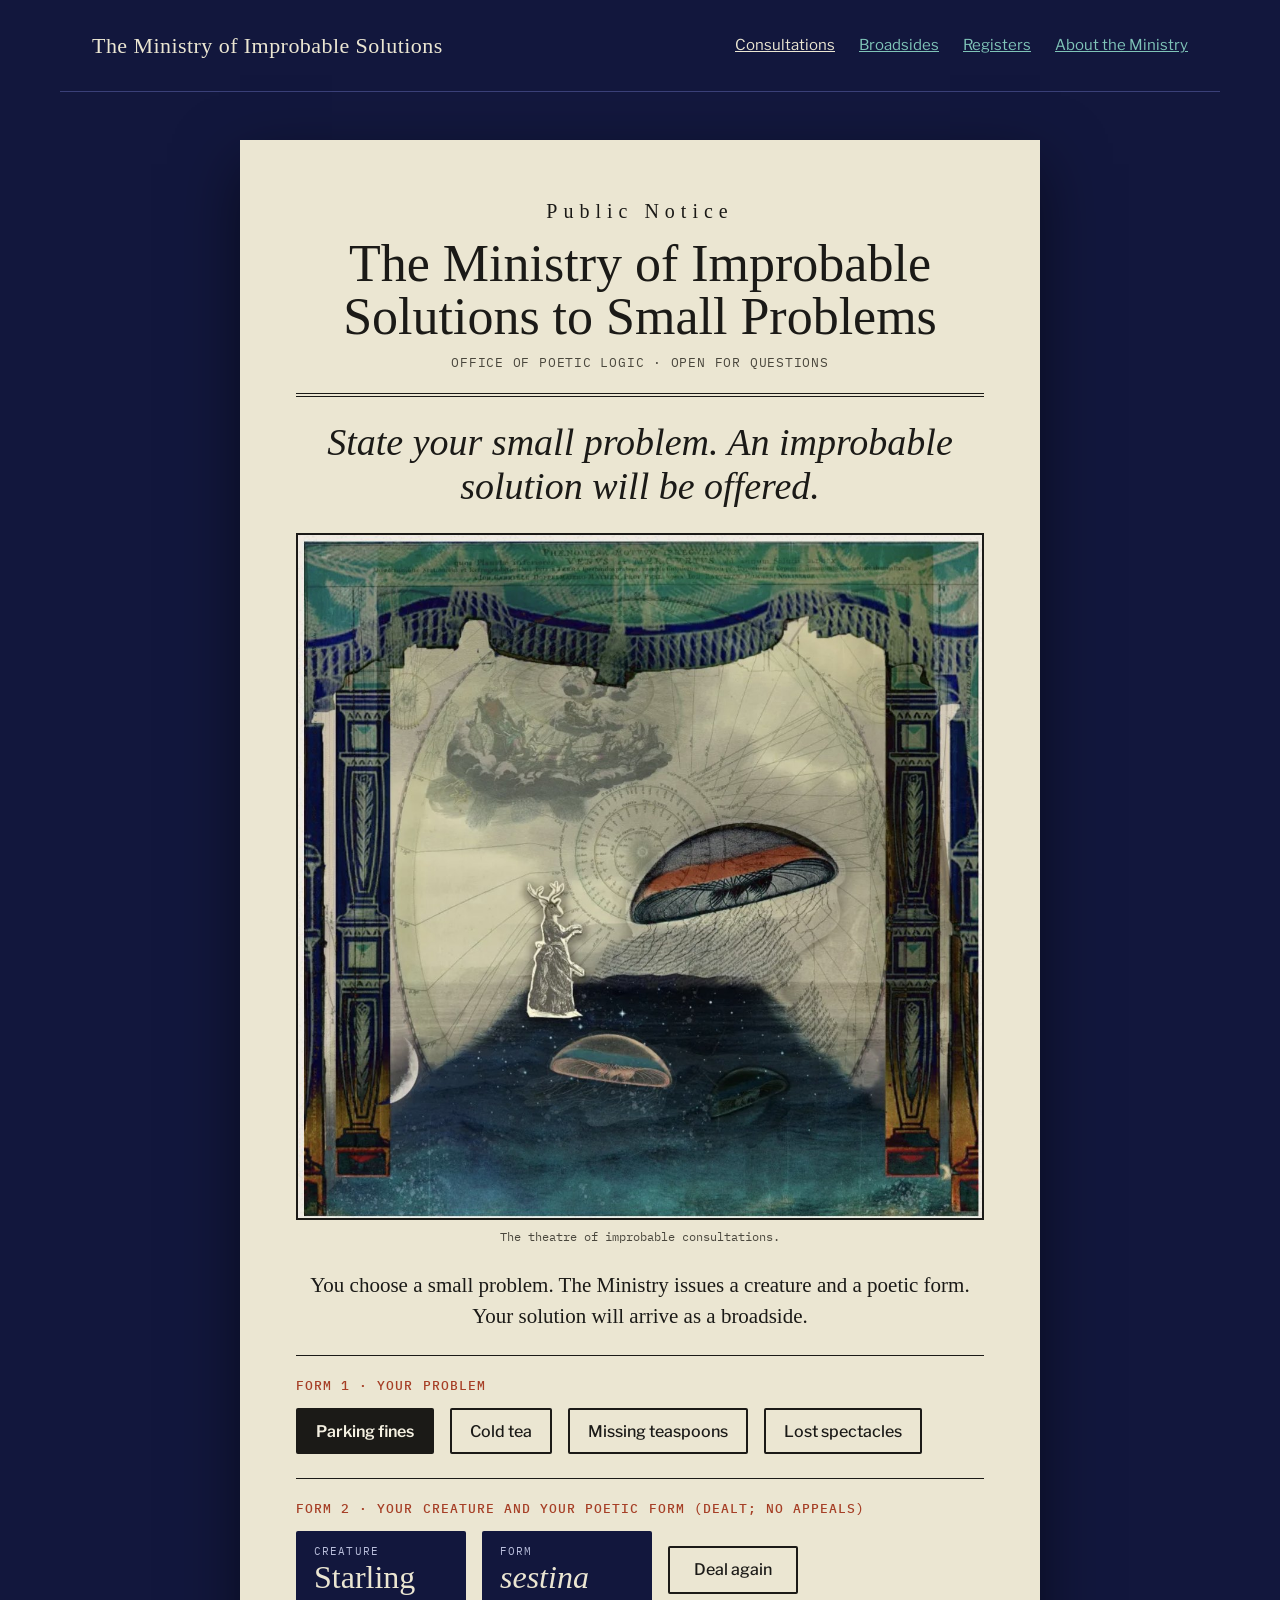
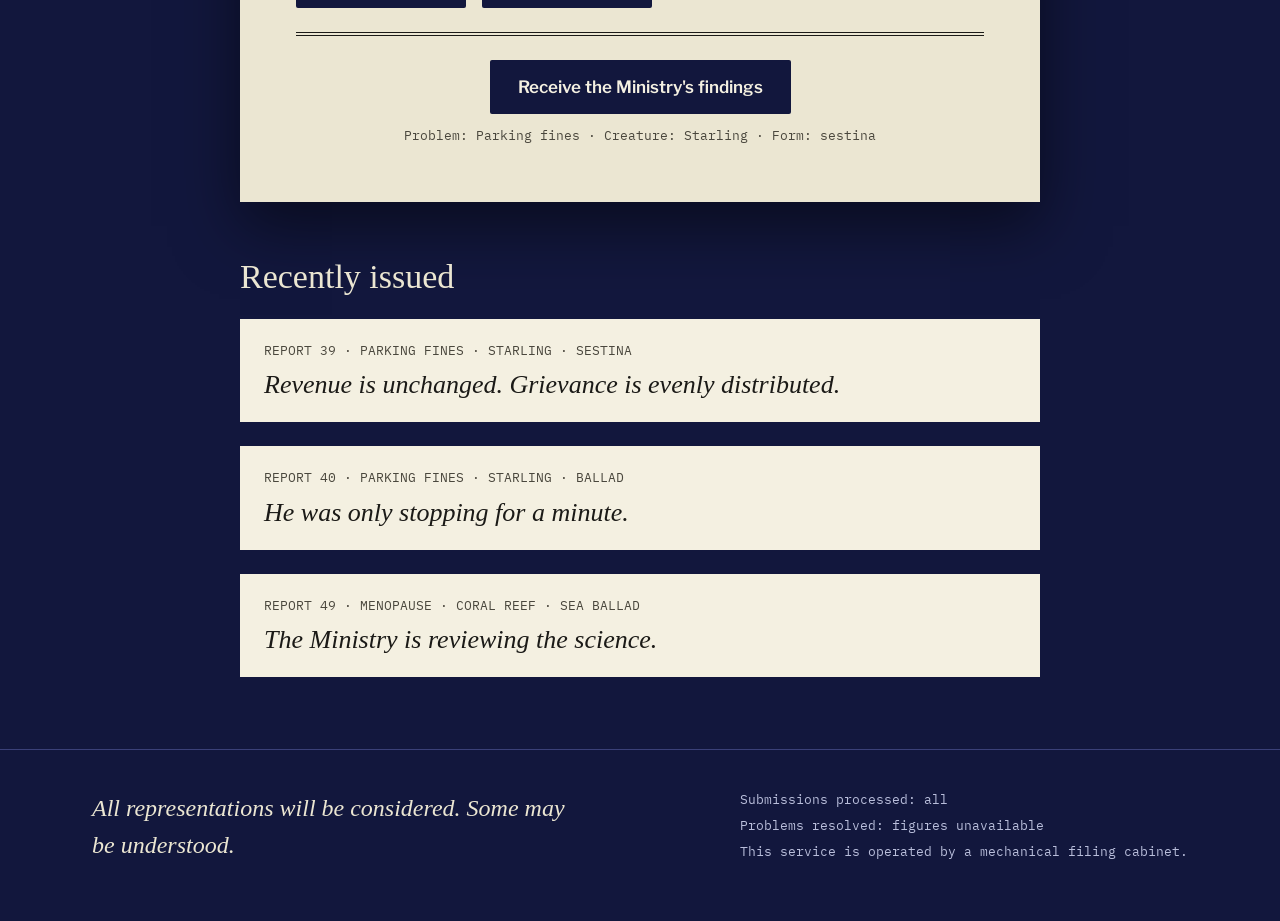
<file: index.html>
<!doctype html>
<html lang="en">
<head>
<meta charset="utf-8">
<meta name="viewport" content="width=device-width, initial-scale=1">
<title>The Ministry of Improbable Solutions to Small Problems</title>
<meta name="description" content="State your inconvenience. A creature and a poetic form will be dealt.">
<link rel="preconnect" href="https://fonts.googleapis.com">
<link rel="preconnect" href="https://fonts.gstatic.com" crossorigin>
<link href="https://fonts.googleapis.com/css2?family=IM+Fell+English:ital@0;1&family=IM+Fell+English+SC&family=Libre+Franklin:wght@400;500;600&family=IBM+Plex+Mono:wght@400;500&display=swap" rel="stylesheet">
<link rel="stylesheet" href="styles.css">
</head>
<body>
<a class="skip-link" href="#main">Skip to the consultation</a>

<header class="site-header">
  <a class="site-name" href="index.html">The Ministry of Improbable Solutions</a>
  <nav class="site-nav" aria-label="Main">
    <a href="index.html" aria-current="page">Consultations</a>
    <a href="broadside.html">Broadsides</a>
    <a href="broadside.html#register">Registers</a>
    <a href="#about">About the Ministry</a>
  </nav>
</header>

<main id="main" class="page">

  <article class="sheet">
    <div class="masthead">
      <div class="masthead-order">Public Notice</div>
      <div class="masthead-name">The Ministry of Improbable Solutions to Small Problems</div>
      <div class="masthead-ref">Office of Poetic Logic · open for questions</div>
    </div>

    <h1 class="sheet-title">State your small problem. An improbable solution will be offered.</h1>

    <figure class="plate">
      <div class="plate-frame">
        <img src="images/theatre.jpg" width="1156" height="1154" alt="Collaged paper theatre: blue and green proscenium columns frame an astronomical chart, a deer-headed figure in a Victorian dress, and jellyfish drifting over a dark sea.">
      </div>
      <figcaption>The theatre of improbable consultations.</figcaption>
    </figure>

    <p id="about" class="sheet-lede">You choose a small problem. The Ministry issues a creature and a poetic form. Your solution will arrive as a broadside.</p>

    <div class="sheet-form">
      <h2 class="form-heading">Form 1 · Your problem</h2>
      <div class="row" id="problems">
        <button type="button" class="choice" aria-pressed="true">Parking fines</button>
        <button type="button" class="choice" aria-pressed="false">Cold tea</button>
        <button type="button" class="choice" aria-pressed="false">Missing teaspoons</button>
        <button type="button" class="choice" aria-pressed="false">Lost spectacles</button>
      </div>
    </div>

    <div class="sheet-form">
      <h2 class="form-heading">Form 2 · Your creature and your poetic form (dealt; no appeals)</h2>
      <div class="row" aria-live="polite">
        <div class="dealt-card">
          <div class="card-label">Creature</div>
          <div class="card-value" data-creature>Starling</div>
        </div>
        <div class="dealt-card">
          <div class="card-label">Form</div>
          <div class="card-value form" data-form>sestina</div>
        </div>
        <button type="button" class="btn btn-outline" id="deal">Deal again</button>
      </div>
    </div>

    <div class="sheet-action">
      <a class="cta" href="broadside.html">Receive the Ministry's findings</a>
      <p class="summary">Problem: <span data-problem>Parking fines</span> · Creature: <span data-creature>Starling</span> · Form: <span data-form>sestina</span></p>
    </div>
  </article>

  <section class="column" aria-labelledby="issued-title">
    <h2 class="section-title" id="issued-title">Recently issued</h2>
    <a class="issued" href="broadside.html">
      <span class="issued-ref">REPORT 39 · PARKING FINES · STARLING · SESTINA</span>
      <span class="issued-line">Revenue is unchanged. Grievance is evenly distributed.</span>
    </a>
    <a class="issued" href="report-40.html">
      <span class="issued-ref">REPORT 40 · PARKING FINES · STARLING · BALLAD</span>
      <span class="issued-line">He was only stopping for a minute.</span>
    </a>
    <a class="issued" href="broadside.html">
      <span class="issued-ref">REPORT 49 · MENOPAUSE · CORAL REEF · SEA BALLAD</span>
      <span class="issued-line">The Ministry is reviewing the science.</span>
    </a>
  </section>
</main>

<footer class="site-footer">
  <div class="site-footer-inner">
    <p class="motto">All representations will be considered. Some may be understood.</p>
    <div class="footer-status">
      <span>Submissions processed: all</span>
      <span>Problems resolved: figures unavailable</span>
      <span>This service is operated by a mechanical filing cabinet.</span>
    </div>
  </div>
</footer>

<script src="script.js"></script>
</body>
</html>
</file>
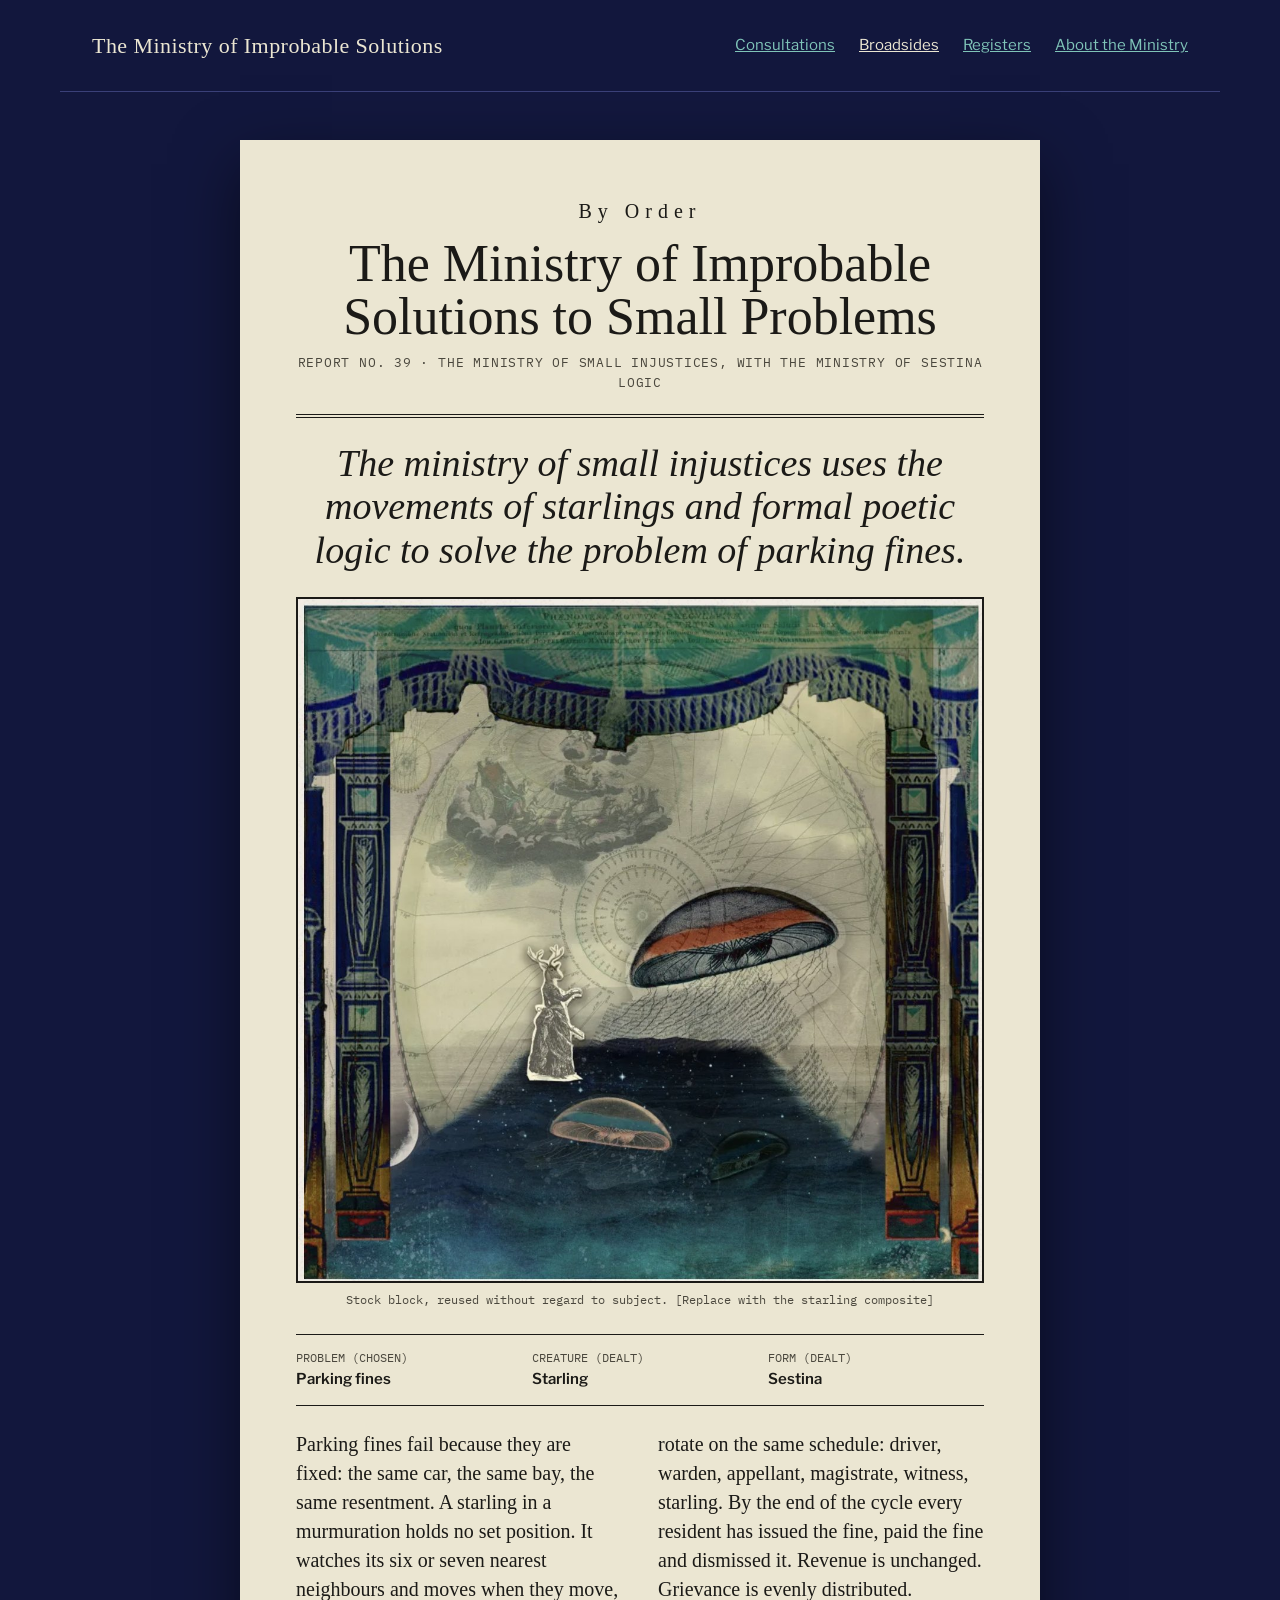
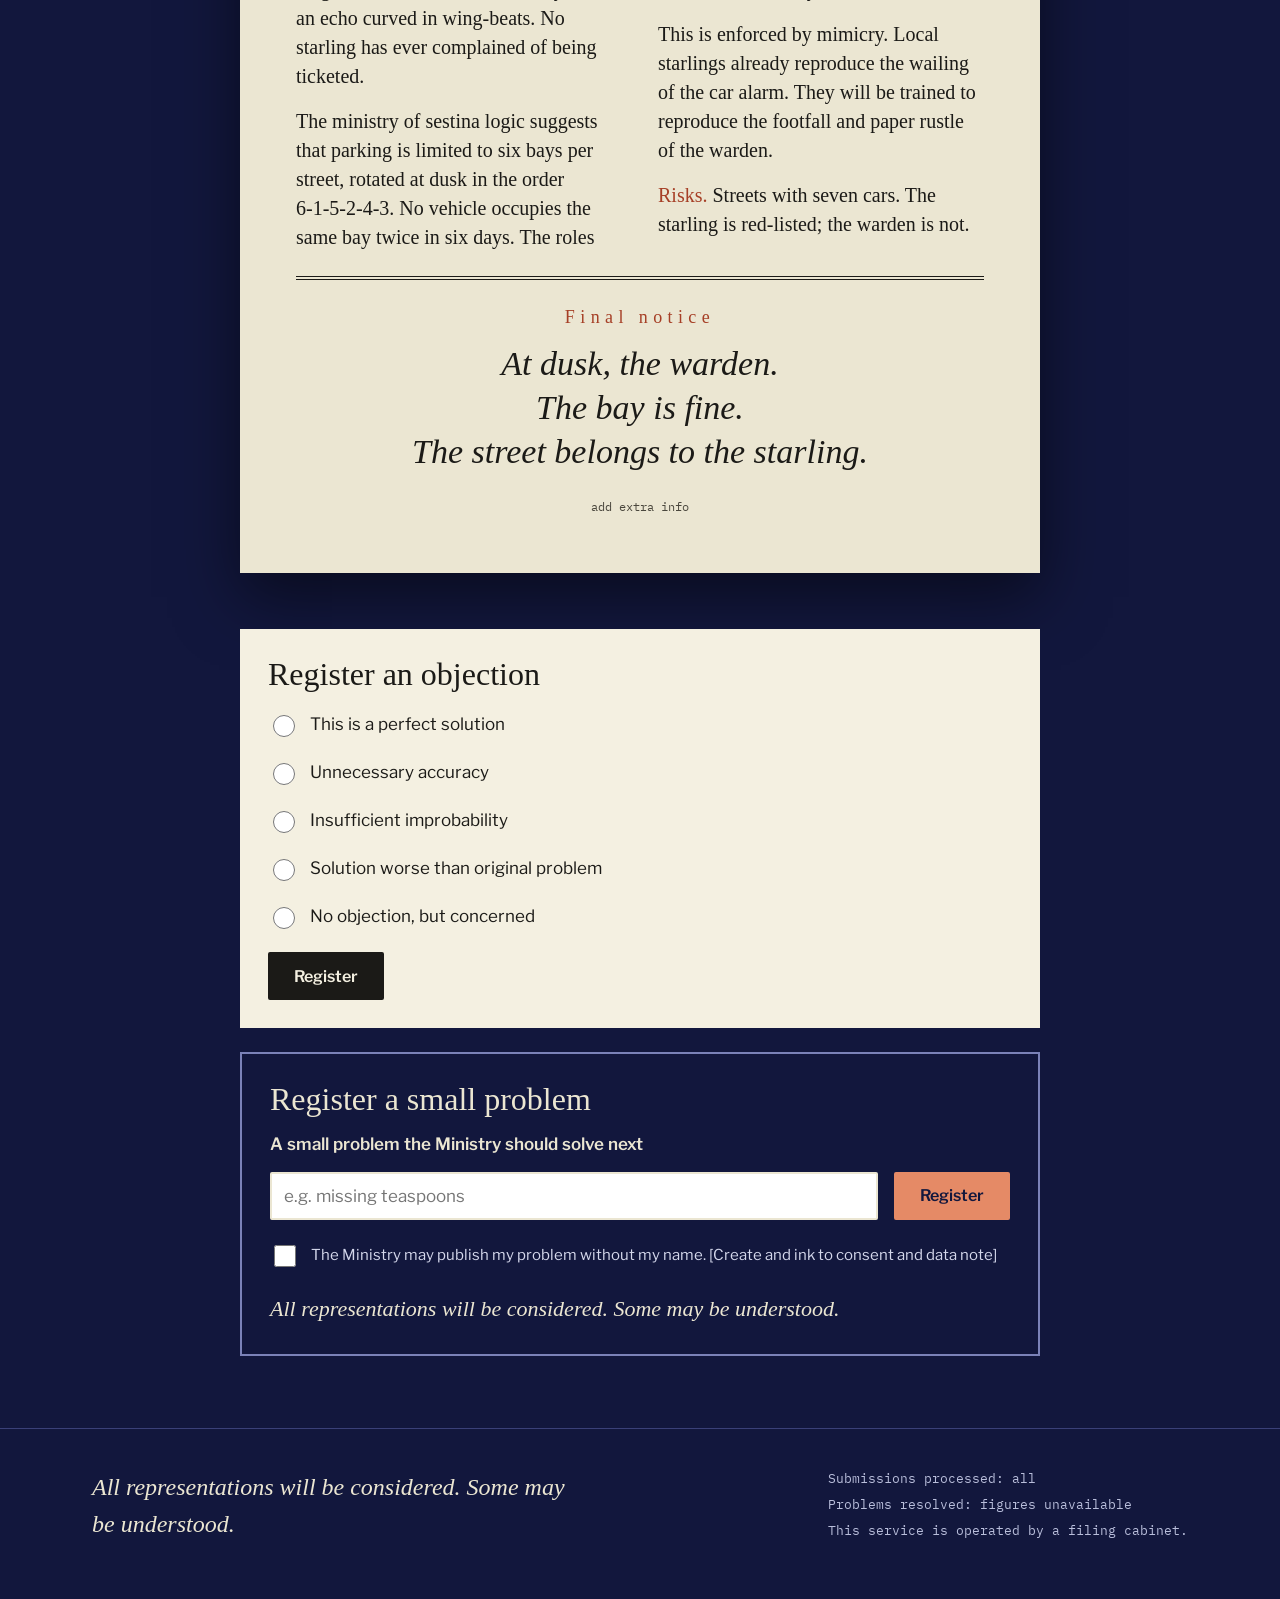
<file: broadside.html>
<!doctype html>
<html lang="en">
<head>
<meta charset="utf-8">
<meta name="viewport" content="width=device-width, initial-scale=1">
<title>Report No. 39: Parking fines, by starling and sestina · The Ministry of Improbable Solutions</title>
<meta name="description" content="Report No. 39. Problem: parking fines. Creature: starling. Form: sestina.">
<link rel="preconnect" href="https://fonts.googleapis.com">
<link rel="preconnect" href="https://fonts.gstatic.com" crossorigin>
<link href="https://fonts.googleapis.com/css2?family=IM+Fell+English:ital@0;1&family=IM+Fell+English+SC&family=Libre+Franklin:wght@400;500;600&family=IBM+Plex+Mono:wght@400;500&display=swap" rel="stylesheet">
<link rel="stylesheet" href="styles.css">
</head>
<body>
<a class="skip-link" href="#main">Skip to the report</a>

<header class="site-header">
  <a class="site-name" href="index.html">The Ministry of Improbable Solutions</a>
  <nav class="site-nav" aria-label="Main">
    <a href="index.html">Consultations</a>
    <a href="broadside.html" aria-current="page">Broadsides</a>
    <a href="#register">Registers</a>
    <a href="index.html#about">About the Ministry</a>
  </nav>
</header>

<main id="main" class="page">

  <article class="sheet">
    <div class="masthead">
      <div class="masthead-order">By Order</div>
      <div class="masthead-name">The Ministry of Improbable Solutions to Small Problems</div>
      <div class="masthead-ref">Report No. 39 · The ministry of small injustices, with the ministry of sestina logic</div>
    </div>

    <h1 class="sheet-title">The ministry of small injustices uses the movements of starlings and formal poetic logic to solve the problem of parking fines.</h1>

    <figure class="plate">
      <img src="images/theatre.jpg" width="1156" height="1154" alt="Collaged paper theatre: blue and green proscenium columns frame an astronomical chart, a deer-headed figure in a Victorian dress, and jellyfish drifting over a dark sea.">
      <figcaption>Stock block, reused without regard to subject. [Replace with the starling composite]</figcaption>
    </figure>

    <dl class="particulars">
      <div><dt>Problem (chosen)</dt><dd>Parking fines</dd></div>
      <div><dt>Creature (dealt)</dt><dd>Starling</dd></div>
      <div><dt>Form (dealt)</dt><dd>Sestina</dd></div>
    </dl>

    <div class="report">
      <p>Parking fines fail because they are fixed: the same car, the same bay, the same resentment. A starling in a murmuration holds no set position. It watches its six or seven nearest neighbours and moves when they move, an echo curved in wing-beats. No starling has ever complained of being ticketed.</p>
      <p>The ministry of sestina logic suggests that parking is limited to six bays per street, rotated at dusk in the order <span style="white-space: nowrap">6-1-5-2-4-3</span>. No vehicle occupies the same bay twice in six days. The roles rotate on the same schedule: driver, warden, appellant, magistrate, witness, starling. By the end of the cycle every resident has issued the fine, paid the fine and dismissed it. Revenue is unchanged. Grievance is evenly distributed.</p>
      <p>This is enforced by mimicry. Local starlings already reproduce the wailing of the car alarm. They will be trained to reproduce the footfall and paper rustle of the warden.</p>
      <p><span class="head">Risks.</span> Streets with seven cars. The starling is red-listed; the warden is not.</p>
    </div>

    <div class="signage">
      <div class="signage-label">Final notice</div>
      <p>At dusk, the warden.<br>The bay is fine.<br>The street belongs to the starling.</p>
    </div>

    <p class="credit">add extra info</p>
  </article>

  <section id="register" class="column" aria-label="Registers">

    <form class="register" id="objection-form">
      <fieldset>
        <legend>Register an objection</legend>
        <label class="option"><input type="radio" name="objection" value="perfect">This is a perfect solution</label>
        <label class="option"><input type="radio" name="objection" value="accuracy">Unnecessary accuracy</label>
        <label class="option"><input type="radio" name="objection" value="improbability">Insufficient improbability</label>
        <label class="option"><input type="radio" name="objection" value="worse">Solution worse than original problem</label>
        <label class="option"><input type="radio" name="objection" value="concerned">No objection, but concerned</label>
      </fieldset>
      <button type="submit" class="btn">Register</button>
      <p class="status" id="objection-status" role="status" hidden></p>
    </form>

    <form class="register referred" id="amendment-form" hidden>
      <p class="referral">Objection registered · you are referred to</p>
      <h2>The Public Amendments Office</h2>
      <label class="field-label" for="amendment">What would you keep, change or investigate in this proposal?</label>
      <p class="help">A sentence or two is enough. You do not have to agree with the Ministry.</p>
      <textarea id="amendment" name="amendment" rows="5"></textarea>
      <button type="submit" class="btn">Lodge amendment</button>
      <p class="small">Received by the Department of Improbable Improvements.</p>
      <p class="status" id="amendment-status" role="status" hidden></p>
    </form>

    <form class="register on-navy" id="problem-form">
      <h2>Register a small problem</h2>
      <label class="field-label" for="problem">A small problem the Ministry should solve next</label>
      <div class="row">
        <input id="problem" name="problem" type="text" placeholder="e.g. missing teaspoons">
        <button type="submit" class="btn btn-coral">Register</button>
      </div>
      <label class="option"><input type="checkbox" name="consent">The Ministry may publish my problem without my name. [Create and ink to consent and data note]</label>
      <p class="status" id="problem-status" role="status" hidden></p>
      <p class="status">All representations will be considered. Some may be understood.</p>
    </form>
  </section>
</main>

<footer class="site-footer">
  <div class="site-footer-inner">
    <p class="motto">All representations will be considered. Some may be understood.</p>
    <div class="footer-status">
      <span>Submissions processed: all</span>
      <span>Problems resolved: figures unavailable</span>
      <span>This service is operated by a filing cabinet.</span>
    </div>
  </div>
</footer>

<script src="script.js"></script>
</body>
</html>
</file>
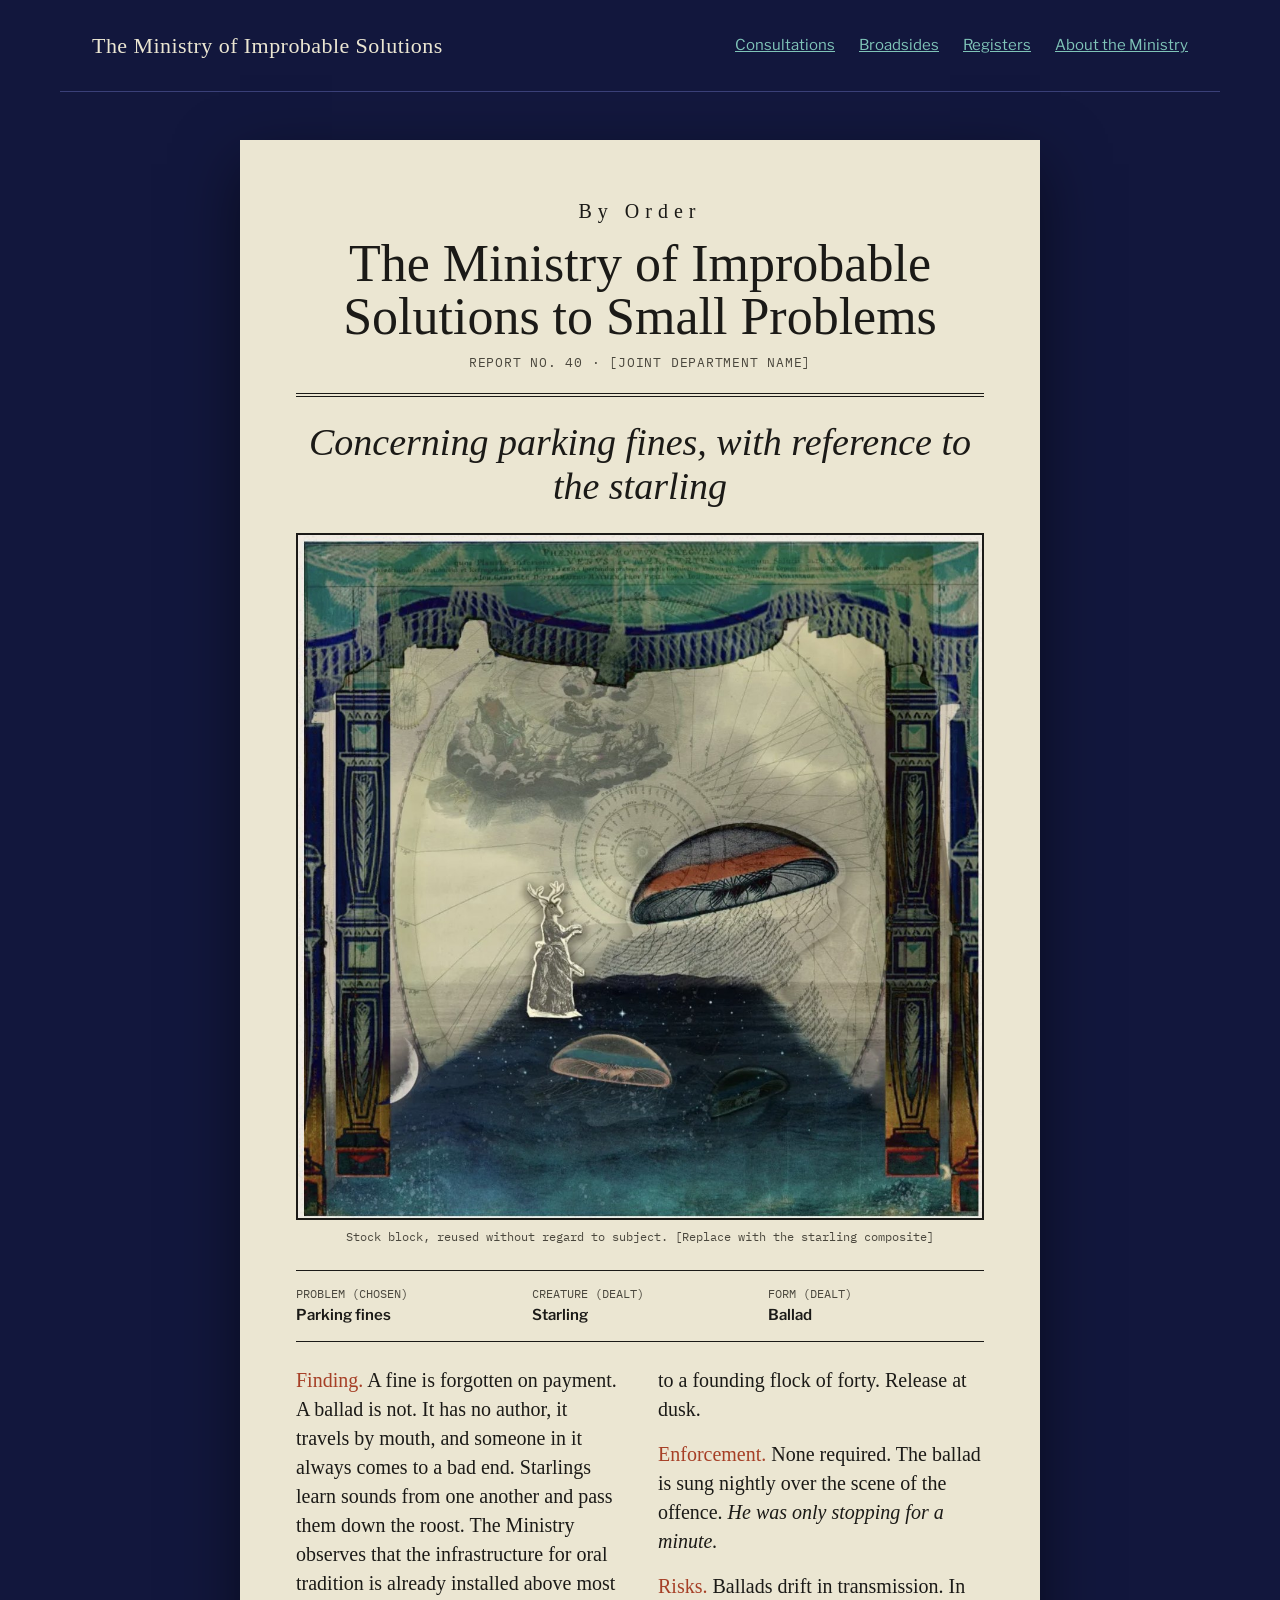
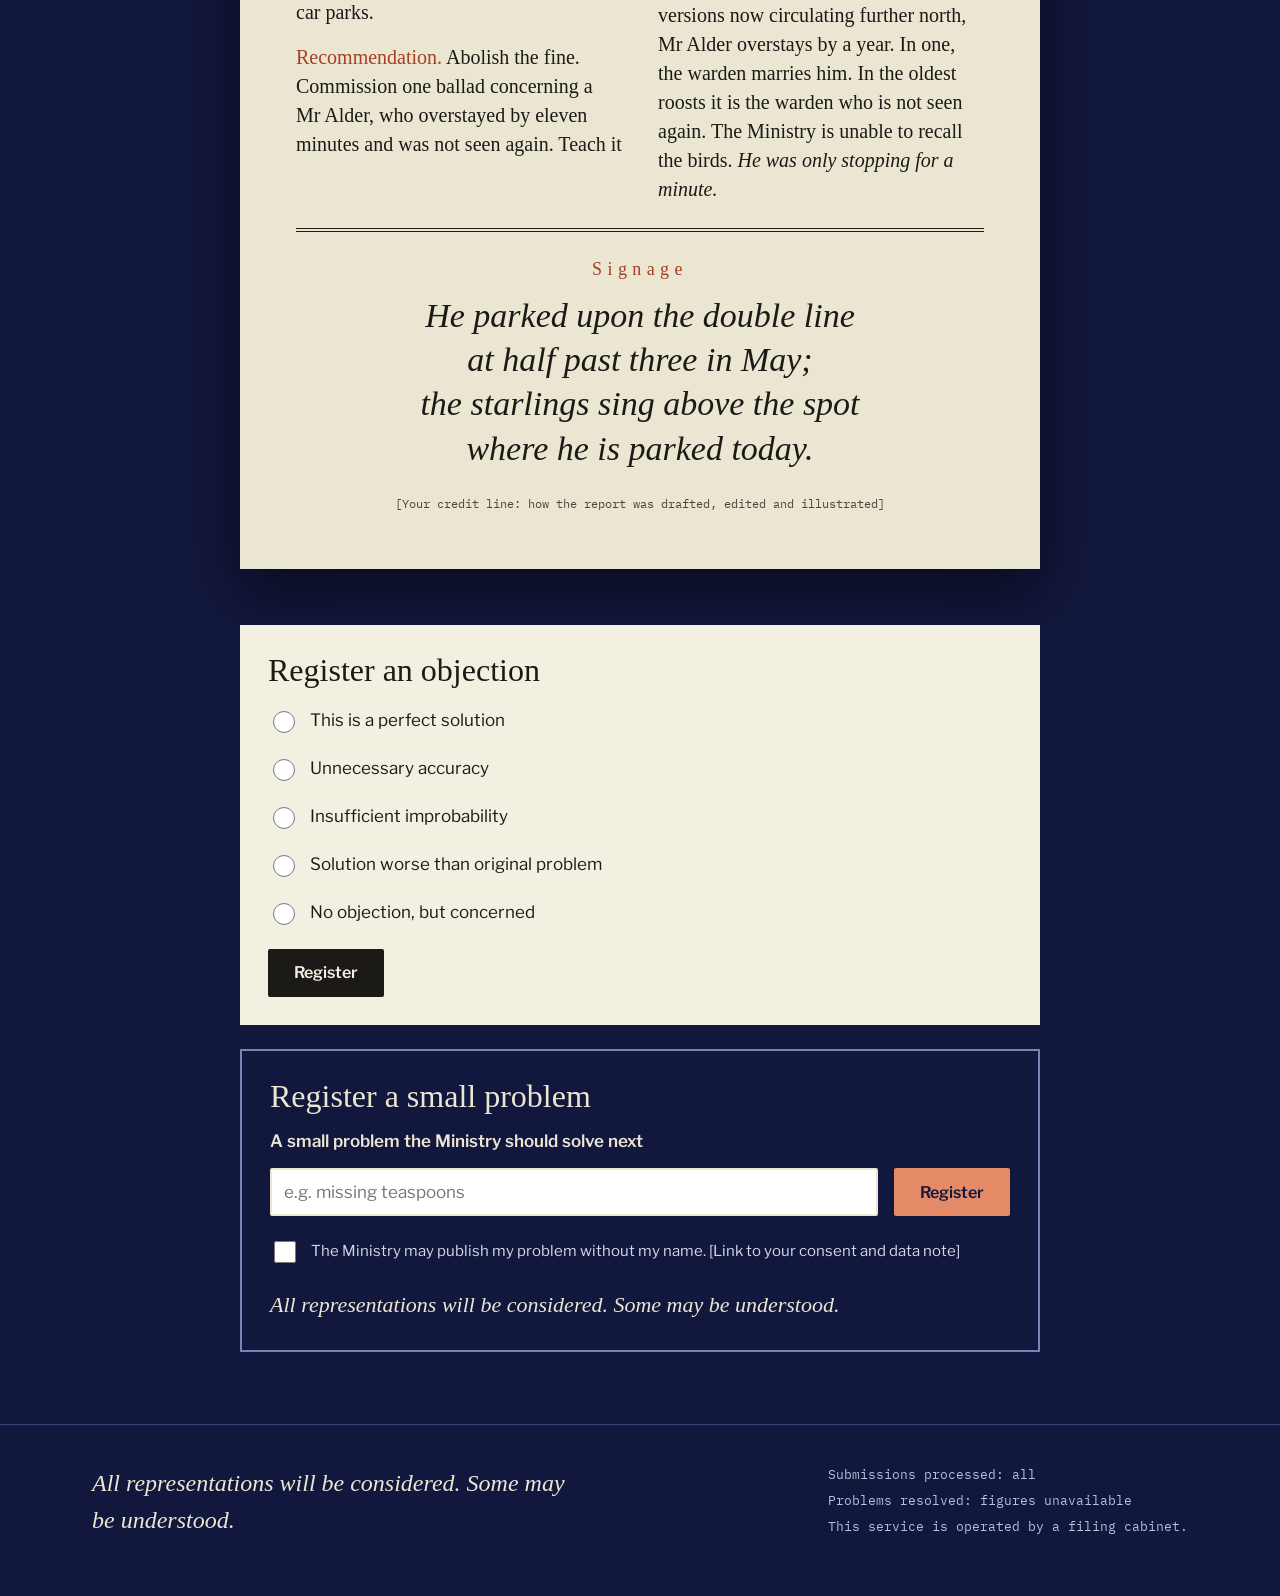
<file: report-40.html>
<!doctype html>
<html lang="en">
<head>
<meta charset="utf-8">
<meta name="viewport" content="width=device-width, initial-scale=1">
<title>Report No. 40: Concerning parking fines · The Ministry of Improbable Solutions</title>
<meta name="description" content="Report No. 40. Problem: parking fines. Creature: starling. Form: ballad.">
<link rel="preconnect" href="https://fonts.googleapis.com">
<link rel="preconnect" href="https://fonts.gstatic.com" crossorigin>
<link href="https://fonts.googleapis.com/css2?family=IM+Fell+English:ital@0;1&family=IM+Fell+English+SC&family=Libre+Franklin:wght@400;500;600&family=IBM+Plex+Mono:wght@400;500&display=swap" rel="stylesheet">
<link rel="stylesheet" href="styles.css">
</head>
<body>
<a class="skip-link" href="#main">Skip to the report</a>

<header class="site-header">
  <a class="site-name" href="index.html">The Ministry of Improbable Solutions</a>
  <nav class="site-nav" aria-label="Main">
    <a href="index.html">Consultations</a>
    <a href="broadside.html">Broadsides</a>
    <a href="#register">Registers</a>
    <a href="index.html#about">About the Ministry</a>
  </nav>
</header>

<main id="main" class="page">

  <article class="sheet">
    <div class="masthead">
      <div class="masthead-order">By Order</div>
      <div class="masthead-name">The Ministry of Improbable Solutions to Small Problems</div>
      <div class="masthead-ref">Report No. 40 · [Joint department name]</div>
    </div>

    <h1 class="sheet-title">Concerning parking fines, with reference to the starling</h1>

    <figure class="plate">
      <img src="images/theatre.jpg" width="1156" height="1154" alt="Collaged paper theatre: blue and green proscenium columns frame an astronomical chart, a deer-headed figure in a Victorian dress, and jellyfish drifting over a dark sea.">
      <figcaption>Stock block, reused without regard to subject. [Replace with the starling composite]</figcaption>
    </figure>

    <dl class="particulars">
      <div><dt>Problem (chosen)</dt><dd>Parking fines</dd></div>
      <div><dt>Creature (dealt)</dt><dd>Starling</dd></div>
      <div><dt>Form (dealt)</dt><dd>Ballad</dd></div>
    </dl>

    <div class="report">
      <p><span class="head">Finding.</span> A fine is forgotten on payment. A ballad is not. It has no author, it travels by mouth, and someone in it always comes to a bad end. Starlings learn sounds from one another and pass them down the roost. The Ministry observes that the infrastructure for oral tradition is already installed above most car parks.</p>
      <p><span class="head">Recommendation.</span> Abolish the fine. Commission one ballad concerning a Mr Alder, who overstayed by eleven minutes and was not seen again. Teach it to a founding flock of forty. Release at dusk.</p>
      <p><span class="head">Enforcement.</span> None required. The ballad is sung nightly over the scene of the offence. <em>He was only stopping for a minute.</em></p>
      <p><span class="head">Risks.</span> Ballads drift in transmission. In versions now circulating further north, Mr Alder overstays by a year. In one, the warden marries him. In the oldest roosts it is the warden who is not seen again. The Ministry is unable to recall the birds. <em>He was only stopping for a minute.</em></p>
    </div>

    <div class="signage">
      <div class="signage-label">Signage</div>
      <p>He parked upon the double line<br>at half past three in May;<br>the starlings sing above the spot<br>where he is parked today.</p>
    </div>

    <p class="credit">[Your credit line: how the report was drafted, edited and illustrated]</p>
  </article>

  <section id="register" class="column" aria-label="Registers">

    <form class="register" id="objection-form">
      <fieldset>
        <legend>Register an objection</legend>
        <label class="option"><input type="radio" name="objection" value="perfect">This is a perfect solution</label>
        <label class="option"><input type="radio" name="objection" value="accuracy">Unnecessary accuracy</label>
        <label class="option"><input type="radio" name="objection" value="improbability">Insufficient improbability</label>
        <label class="option"><input type="radio" name="objection" value="worse">Solution worse than original problem</label>
        <label class="option"><input type="radio" name="objection" value="concerned">No objection, but concerned</label>
      </fieldset>
      <button type="submit" class="btn">Register</button>
      <p class="status" id="objection-status" role="status" hidden></p>
    </form>

    <form class="register referred" id="amendment-form" hidden>
      <p class="referral">Objection registered · you are referred to</p>
      <h2>The Public Amendments Office</h2>
      <label class="field-label" for="amendment">What would you keep, change or investigate in this proposal?</label>
      <p class="help">A sentence or two is enough. You do not have to agree with the Ministry.</p>
      <textarea id="amendment" name="amendment" rows="5"></textarea>
      <button type="submit" class="btn">Lodge amendment</button>
      <p class="small">Received by the Department of Improbable Improvements.</p>
      <p class="status" id="amendment-status" role="status" hidden></p>
    </form>

    <form class="register on-navy" id="problem-form">
      <h2>Register a small problem</h2>
      <label class="field-label" for="problem">A small problem the Ministry should solve next</label>
      <div class="row">
        <input id="problem" name="problem" type="text" placeholder="e.g. missing teaspoons">
        <button type="submit" class="btn btn-coral">Register</button>
      </div>
      <label class="option"><input type="checkbox" name="consent">The Ministry may publish my problem without my name. [Link to your consent and data note]</label>
      <p class="status" id="problem-status" role="status" hidden></p>
      <p class="status">All representations will be considered. Some may be understood.</p>
    </form>
  </section>
</main>

<footer class="site-footer">
  <div class="site-footer-inner">
    <p class="motto">All representations will be considered. Some may be understood.</p>
    <div class="footer-status">
      <span>Submissions processed: all</span>
      <span>Problems resolved: figures unavailable</span>
      <span>This service is operated by a filing cabinet.</span>
    </div>
  </div>
</footer>

<script src="script.js"></script>
</body>
</html>
</file>
<file: styles.css>
/* The Ministry of Improbable Solutions to Small Problems — shared styles */

:root {
  --navy: #12173d;
  --navy-line: #3a4078;
  --navy-outline: #7b82b8;
  --navy-muted: #b9bedb;
  --parchment: #ebe6d2;
  --paper: #f4f0e1;
  --ink: #1b1a17;
  --ink-soft: #33312a;
  --ink-muted: #4a473d;
  --vermilion: #a63f26;
  --coral: #e58a66;
  --teal: #7fc4b8;
  --display: 'IM Fell English', Georgia, serif;
  --display-sc: 'IM Fell English SC', Georgia, serif;
  --sans: 'Libre Franklin', system-ui, -apple-system, 'Segoe UI', sans-serif;
  --mono: 'IBM Plex Mono', ui-monospace, Menlo, monospace;
}

* { box-sizing: border-box; }

body {
  margin: 0;
  background: var(--navy);
  color: var(--parchment);
  font-family: var(--sans);
  font-size: 17px;
  line-height: 1.55;
}

a { color: var(--teal); }
a:hover { color: var(--parchment); }

button:focus-visible,
a:focus-visible,
input:focus-visible,
textarea:focus-visible {
  outline: 3px solid var(--coral);
  outline-offset: 3px;
}

[hidden] { display: none !important; }

.skip-link {
  position: absolute;
  left: -9999px;
}
.skip-link:focus {
  left: 12px;
  top: 12px;
  padding: 10px 14px;
  background: var(--parchment);
  color: var(--ink);
  z-index: 10;
}

/* Header and footer */

.site-header {
  max-width: 1160px;
  margin: 0 auto;
  padding: 22px 32px;
  display: flex;
  flex-wrap: wrap;
  gap: 12px 32px;
  align-items: center;
  justify-content: space-between;
  border-bottom: 1px solid var(--navy-line);
}
.site-name {
  font-family: var(--display-sc);
  font-size: 22px;
  letter-spacing: 0.02em;
  color: var(--parchment);
  text-decoration: none;
}
.site-nav {
  display: flex;
  flex-wrap: wrap;
  gap: 4px 24px;
  font-size: 15px;
}
.site-nav a { padding: 12px 0; }
.site-nav a[aria-current="page"] { color: var(--parchment); }

.site-footer { border-top: 1px solid var(--navy-line); }
.site-footer-inner {
  max-width: 1160px;
  margin: 0 auto;
  padding: 40px 32px 56px;
  display: flex;
  flex-wrap: wrap;
  gap: 24px 64px;
  justify-content: space-between;
}
.motto {
  margin: 0;
  font-family: var(--display);
  font-style: italic;
  font-size: 24px;
  max-width: 20em;
}
.footer-status {
  display: flex;
  flex-direction: column;
  gap: 6px;
  font-family: var(--mono);
  font-size: 13px;
  color: var(--navy-muted);
}

/* Page column */

.page {
  padding: 48px 20px 72px;
  display: flex;
  flex-direction: column;
  gap: 56px;
  align-items: center;
}
.column {
  width: 100%;
  max-width: 800px;
  display: flex;
  flex-direction: column;
  gap: 24px;
}

/* The printed sheet */

.sheet {
  width: 100%;
  max-width: 800px;
  background: var(--parchment);
  color: var(--ink);
  padding: clamp(20px, 5vw, 56px);
  display: flex;
  flex-direction: column;
  gap: 24px;
  box-shadow: 0 24px 60px rgba(0, 0, 0, 0.5);
}
.masthead {
  display: flex;
  flex-direction: column;
  gap: 10px;
  text-align: center;
  border-bottom: 4px double var(--ink);
  padding-bottom: 20px;
}
.masthead-order {
  font-family: var(--display-sc);
  font-size: 20px;
  letter-spacing: 0.3em;
}
.masthead-name {
  font-family: var(--display);
  font-size: clamp(30px, 5.4vw, 52px);
  line-height: 1.02;
}
.masthead-ref,
.mono-note {
  font-family: var(--mono);
  font-size: 13px;
  letter-spacing: 0.06em;
  text-transform: uppercase;
  color: var(--ink-muted);
}
.sheet-title {
  margin: 0;
  text-align: center;
  font-family: var(--display);
  font-style: italic;
  font-weight: 400;
  font-size: clamp(26px, 4vw, 38px);
  line-height: 1.15;
}
.sheet-lede {
  margin: 0;
  font-family: var(--display);
  font-size: 21px;
  line-height: 1.45;
  text-align: center;
}

.plate {
  margin: 0;
  display: flex;
  flex-direction: column;
  gap: 8px;
}
.plate-frame { position: relative; }
.plate img {
  display: block;
  width: 100%;
  height: auto;
  border: 2px solid var(--ink);
}
.plate figcaption {
  font-family: var(--mono);
  font-size: 12px;
  color: var(--ink-muted);
  text-align: center;
}
.stage-tag {
  position: absolute;
  left: 50%;
  top: 30%;
  transform: translateX(-50%);
  padding: 8px 18px;
  background: var(--paper);
  color: var(--ink);
  text-align: center;
  box-shadow: 0 8px 20px rgba(0, 0, 0, 0.5);
}
.stage-tag .tag-label {
  font-family: var(--mono);
  font-size: 11px;
  letter-spacing: 0.1em;
  text-transform: uppercase;
  color: var(--ink-muted);
}
.stage-tag .tag-name {
  font-family: var(--display);
  font-style: italic;
  font-size: clamp(22px, 4vw, 30px);
  line-height: 1.1;
}

/* Forms on the sheet (home) */

.sheet-form {
  display: flex;
  flex-direction: column;
  gap: 12px;
  border-top: 1px solid var(--ink);
  padding-top: 20px;
}
.form-heading {
  margin: 0;
  font-family: var(--mono);
  font-weight: 500;
  font-size: 13px;
  letter-spacing: 0.08em;
  text-transform: uppercase;
  color: var(--vermilion);
}
.row {
  display: flex;
  flex-wrap: wrap;
  gap: 10px 16px;
  align-items: center;
}

.btn {
  min-height: 48px;
  padding: 0 24px;
  font: 600 16px var(--sans);
  border-radius: 2px;
  border: 2px solid var(--ink);
  background: var(--ink);
  color: var(--paper);
  cursor: pointer;
}
.btn-outline {
  background: transparent;
  color: var(--ink);
  font-weight: 500;
}
.btn-coral {
  background: var(--coral);
  border-color: var(--coral);
  color: var(--navy);
}
.choice {
  min-height: 46px;
  padding: 0 18px;
  font: 500 16px var(--sans);
  color: var(--ink);
  background: transparent;
  border: 2px solid var(--ink);
  border-radius: 2px;
  cursor: pointer;
}
.choice[aria-pressed="true"] {
  background: var(--ink);
  color: var(--paper);
  font-weight: 600;
}

.dealt-card {
  min-width: 170px;
  padding: 12px 18px;
  background: var(--navy);
  color: var(--parchment);
  border-radius: 2px;
}
.dealt-card .card-label {
  font-family: var(--mono);
  font-size: 11px;
  letter-spacing: 0.1em;
  text-transform: uppercase;
  color: var(--navy-muted);
}
.dealt-card .card-value {
  font-family: var(--display);
  font-size: 32px;
  line-height: 1.1;
}
.dealt-card .card-value.form { font-style: italic; }

.sheet-action {
  display: flex;
  flex-direction: column;
  gap: 12px;
  align-items: center;
  text-align: center;
  border-top: 4px double var(--ink);
  padding-top: 24px;
}
.cta {
  display: inline-flex;
  align-items: center;
  min-height: 54px;
  padding: 0 28px;
  font: 600 17px var(--sans);
  color: var(--paper);
  background: var(--navy);
  text-decoration: none;
  border-radius: 2px;
}
.cta:hover { color: #ffffff; }
.summary {
  margin: 0;
  font-family: var(--mono);
  font-size: 13px;
  color: var(--ink-muted);
}

/* Recently issued */

.section-title {
  margin: 0;
  font-family: var(--display);
  font-weight: 400;
  font-size: 34px;
  line-height: 1.1;
}
.issued {
  display: flex;
  flex-direction: column;
  gap: 8px;
  padding: 22px 24px;
  background: var(--paper);
  color: var(--ink);
  text-decoration: none;
}
.issued:hover { color: var(--ink); background: #ffffff; }
.issued .issued-ref {
  font-family: var(--mono);
  font-size: 13px;
  color: var(--ink-muted);
}
.issued .issued-line {
  font-family: var(--display);
  font-style: italic;
  font-size: 26px;
  line-height: 1.2;
}

/* Broadside report */

.particulars {
  margin: 0;
  display: grid;
  grid-template-columns: repeat(auto-fit, minmax(150px, 1fr));
  gap: 12px 20px;
  padding: 14px 0;
  border-top: 1px solid var(--ink);
  border-bottom: 1px solid var(--ink);
  font-size: 15px;
}
.particulars dt {
  font-family: var(--mono);
  font-size: 12px;
  text-transform: uppercase;
  color: var(--ink-muted);
}
.particulars dd { margin: 0; font-weight: 600; }

.report {
  columns: 300px 2;
  column-gap: 36px;
  font-family: var(--display);
  font-size: 20px;
  line-height: 1.45;
}
.report p { margin: 0 0 16px; }
.report p:last-child { margin-bottom: 0; }
.report .head {
  font-family: var(--display-sc);
  color: var(--vermilion);
}

.signage {
  display: flex;
  flex-direction: column;
  gap: 10px;
  align-items: center;
  text-align: center;
  border-top: 4px double var(--ink);
  padding-top: 24px;
}
.signage-label {
  font-family: var(--display-sc);
  font-size: 18px;
  letter-spacing: 0.3em;
  color: var(--vermilion);
}
.signage p {
  margin: 0;
  font-family: var(--display);
  font-style: italic;
  font-size: clamp(23px, 4vw, 34px);
  line-height: 1.3;
}
.credit {
  margin: 0;
  font-family: var(--mono);
  font-size: 12px;
  color: var(--ink-muted);
  text-align: center;
}

/* Registers */

.register {
  background: var(--paper);
  color: var(--ink);
  padding: 28px;
  display: flex;
  flex-direction: column;
  gap: 14px;
}
.register.referred { border-top: 6px solid var(--vermilion); }
.register.on-navy {
  background: transparent;
  color: var(--parchment);
  border: 2px solid var(--navy-outline);
}
.register h2,
.register legend {
  margin: 0;
  padding: 0;
  font-family: var(--display);
  font-weight: 400;
  font-size: 32px;
  line-height: 1.1;
}
.register fieldset {
  margin: 0;
  padding: 0;
  border: 0;
  display: flex;
  flex-direction: column;
  gap: 4px;
}
.register legend { margin-bottom: 10px; }
.register .btn { align-self: flex-start; }
.option {
  display: flex;
  gap: 12px;
  align-items: center;
  min-height: 44px;
}
.option input {
  width: 22px;
  height: 22px;
  flex: none;
  accent-color: var(--ink);
}
.on-navy .option { font-size: 15px; color: #d5d8ec; }
.on-navy .option input { accent-color: var(--coral); }
.field-label { font-weight: 600; }
.help { margin: 0; font-size: 15px; color: var(--ink-soft); }
.small { margin: 0; font-size: 14px; color: var(--ink-muted); }
.on-navy .small { color: var(--navy-muted); }
.referral {
  margin: 0;
  font-family: var(--mono);
  font-size: 13px;
  letter-spacing: 0.08em;
  text-transform: uppercase;
  color: var(--vermilion);
}
.status {
  margin: 0;
  font-family: var(--display);
  font-style: italic;
  font-size: 22px;
}
textarea,
input[type="text"] {
  width: 100%;
  padding: 12px;
  font: 400 17px var(--sans);
  color: var(--ink);
  background: #ffffff;
  border: 2px solid var(--ink);
  border-radius: 2px;
}
input[type="text"] {
  flex: 1 1 280px;
  min-width: 0;
  min-height: 48px;
  padding: 0 12px;
}
.on-navy input[type="text"] { border-color: var(--parchment); }

@media (max-width: 520px) {
  body { font-size: 16px; }
  .site-header { padding: 14px 16px; }
  .page { padding: 16px 10px 48px; gap: 32px; }
  .register { padding: 20px 16px; }
  .register .btn { align-self: stretch; }
  .report { font-size: 19px; }
  .site-footer-inner { padding: 28px 16px 40px; }
}
</file>
